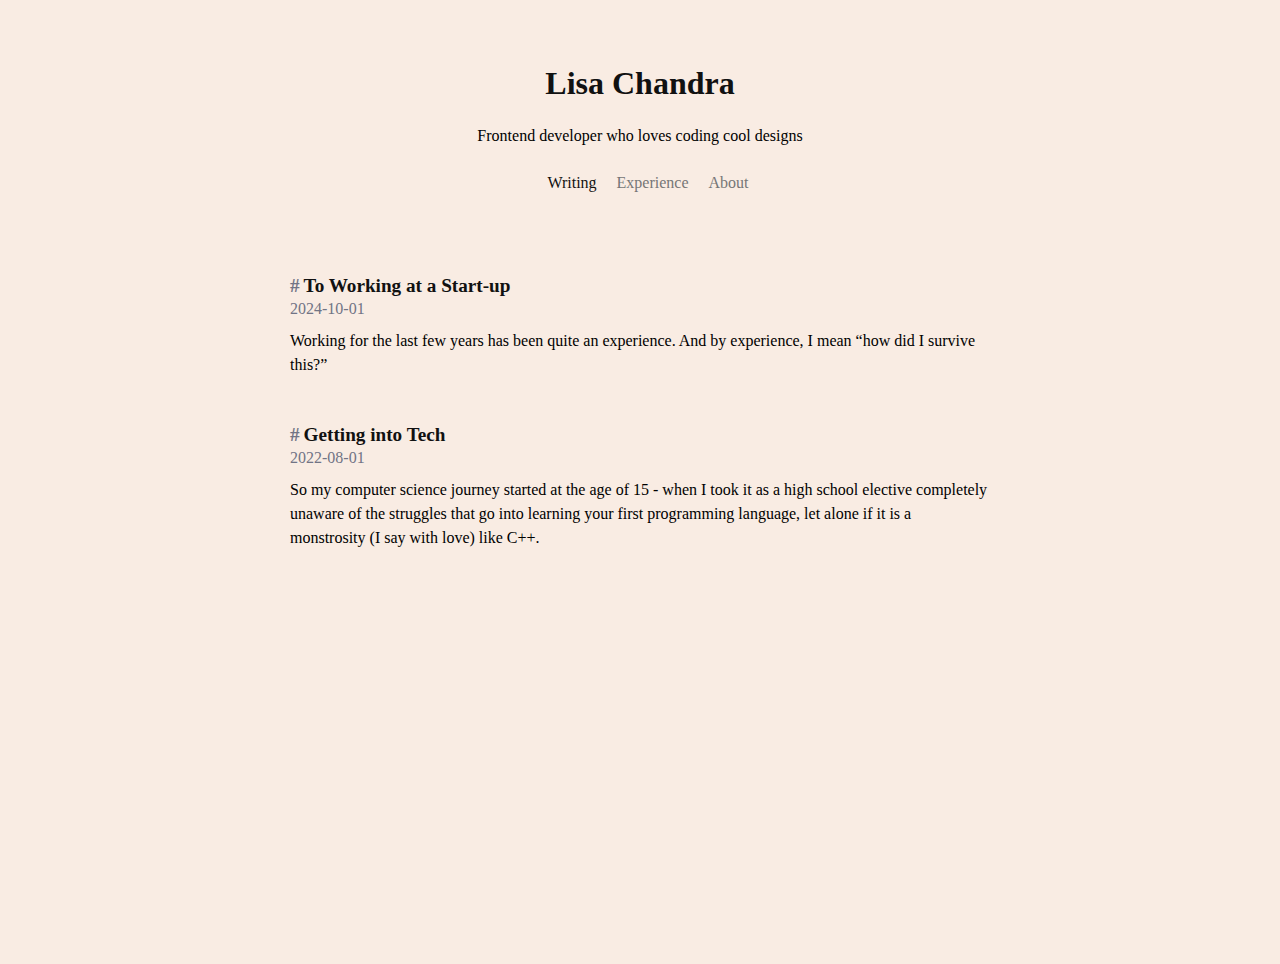
<file: index.html>
<!DOCTYPE html>
<html>
  <head>
    <meta http-equiv="content-type" content="text/html; charset=utf-8" />
    <meta content="width=device-width, initial-scale=1.0, maximum-scale=1.0, user-scalable=0" name="viewport" />
    <title>Lisa Chandra</title>
    
<link rel="stylesheet" href="/css/style.css">

<meta name="generator" content="Hexo 7.3.0"></head>
  <body>
    <main class="container">
    <header class="header">
    <div class="blog-title">
        <h1><a href="/">Lisa Chandra</a></h1>
        <p class="description"><p>Frontend developer who loves coding cool designs</p>
</p>
    </div>
    <nav class="navbar">
        <ul class="menu">
            
            <li class="menu-item">
                
                
                    <a href="/" class="menu-item-link selected">Writing</a>
                
            </li>
            
            <li class="menu-item">
                
                  
                    <a href="/experience" class="menu-item-link">Experience</a>
                
            </li>
            
            <li class="menu-item">
                
                  
                    <a href="/about" class="menu-item-link">About</a>
                
            </li>
            
        </ul>
    </nav>
</header>

    <section class="posts">
      
      <article class="post">
        <div class="post-title">
          <a class="post-title-link" href="/2024/10/01/to%20working%20at%20a%20startup/"
            >To Working at a Start-up</a
          >
        </div>
        <div class="post-meta">
          <span class="post-time">2024-10-01</span>
          <!-- 
           -->
        </div>
        <div class="post-content"><p>Working for the last few years has been quite an experience. And by experience, I mean “how did I survive this?”</p></div>
      </article>
      
      <article class="post">
        <div class="post-title">
          <a class="post-title-link" href="/2022/08/01/getting-into-tech/"
            >Getting into Tech</a
          >
        </div>
        <div class="post-meta">
          <span class="post-time">2022-08-01</span>
          <!-- 
           -->
        </div>
        <div class="post-content"><p>So my computer science journey started at the age of 15 - when I took it as a high school elective completely unaware of the struggles that go into learning your first programming language, let alone if it is a monstrosity (I say with love) like C++. </p></div>
      </article>
      
    </section>
    
    
    <!-- <p class="footer">Made with ♥︎ by Lisa Chandra</p> -->
  </main>
  </body>
</html>
</file>
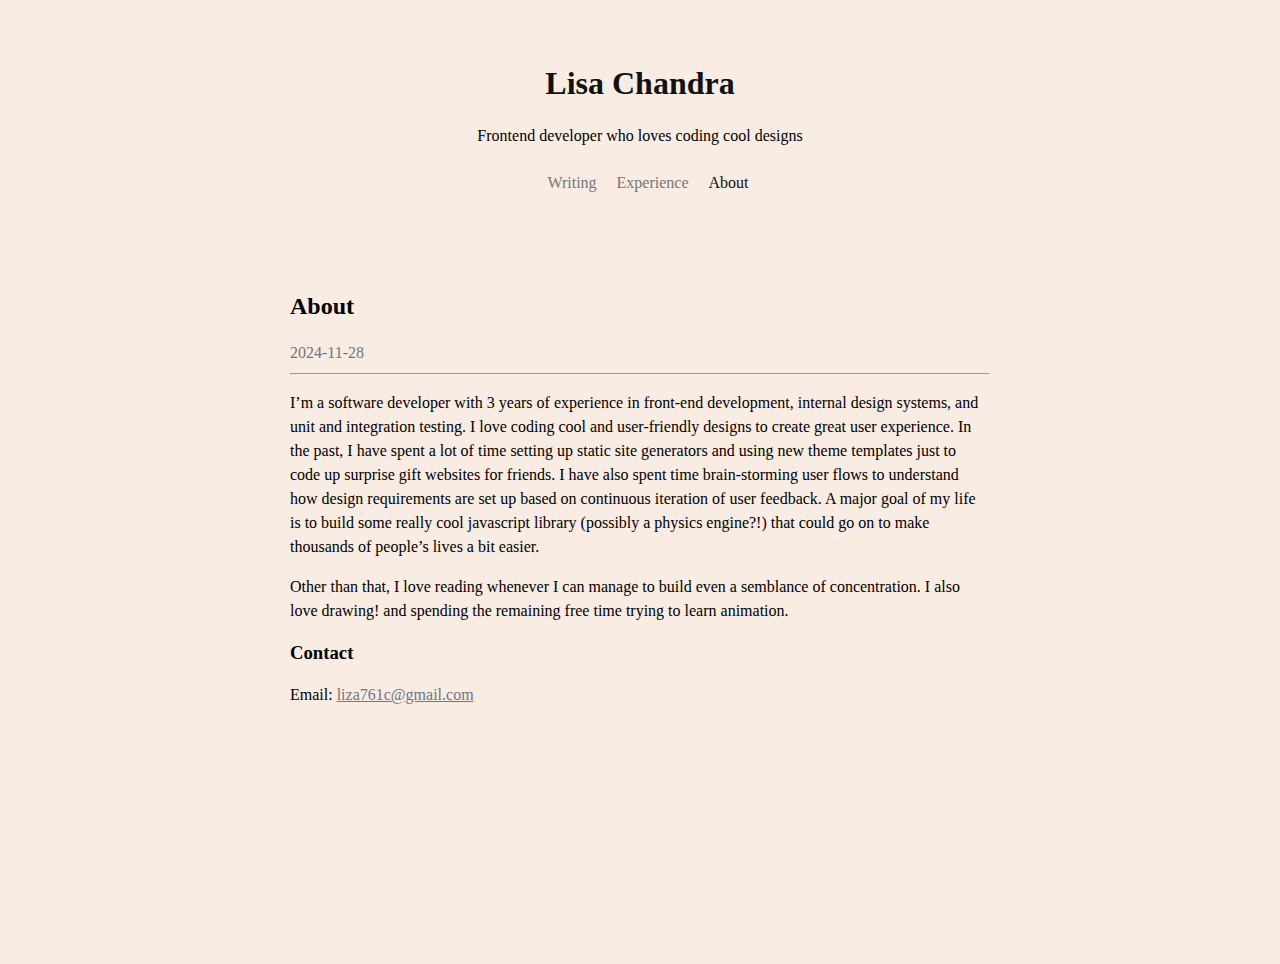
<file: about/index.html>
<!DOCTYPE html>
<html>
  <head>
    <meta http-equiv="content-type" content="text/html; charset=utf-8" />
    <meta content="width=device-width, initial-scale=1.0, maximum-scale=1.0, user-scalable=0" name="viewport" />
    <title>About</title>
    
<link rel="stylesheet" href="/css/style.css">

<meta name="generator" content="Hexo 7.3.0"></head>
  <body>
    <main class="container">
      <header class="header">
    <div class="blog-title">
        <h1><a href="/">Lisa Chandra</a></h1>
        <p class="description"><p>Frontend developer who loves coding cool designs</p>
</p>
    </div>
    <nav class="navbar">
        <ul class="menu">
            
            <li class="menu-item">
                
                  
                    <a href="/" class="menu-item-link">Writing</a>
                
            </li>
            
            <li class="menu-item">
                
                  
                    <a href="/experience" class="menu-item-link">Experience</a>
                
            </li>
            
            <li class="menu-item">
                
                
                    <a href="/about" class="menu-item-link selected">About</a>
                
            </li>
            
        </ul>
    </nav>
</header>

      <article class="post">
          <div class="post-title">
            <h2 class="title">About</h2>
          </div>          
          <div class="post-meta">
            <span class="post-time">2024-11-28</span>
            
            
            <hr>
          </div>
          <div class="post-content"><p>I’m a software developer with 3 years of experience in front-end development, internal design systems, and unit and integration testing. I love coding cool and user-friendly designs to create great user experience. In the past, I have spent a lot of time setting up static site generators and using new theme templates just to code up surprise gift websites for friends. I have also spent time brain-storming user flows to understand how design requirements are set up based on continuous iteration of user feedback. A major goal of my life is to build some really cool javascript library (possibly a physics engine?!) that could go on to make thousands of people’s lives a bit easier.</p>
<p>Other than that, I love reading whenever I can manage to build even a semblance of concentration. I also love drawing! and spending the remaining free time trying to learn animation.</p>
<h3 id="Contact"><a href="#Contact" class="headerlink" title="Contact"></a>Contact</h3><p>Email: <a href="mailto:&#x6c;&#105;&#x7a;&#97;&#x37;&#54;&#x31;&#99;&#x40;&#x67;&#109;&#97;&#105;&#108;&#x2e;&#99;&#x6f;&#x6d;">&#x6c;&#105;&#x7a;&#97;&#x37;&#54;&#x31;&#99;&#x40;&#x67;&#109;&#97;&#105;&#108;&#x2e;&#99;&#x6f;&#x6d;</a></p>
<!-- #f6f3f0, #eedcd0 -->
</div

        </article>
        
        <!-- <p class="footer">Made with ♥︎ by Lisa Chandra</p> -->
      </main>
  </body>
</html>
</file>
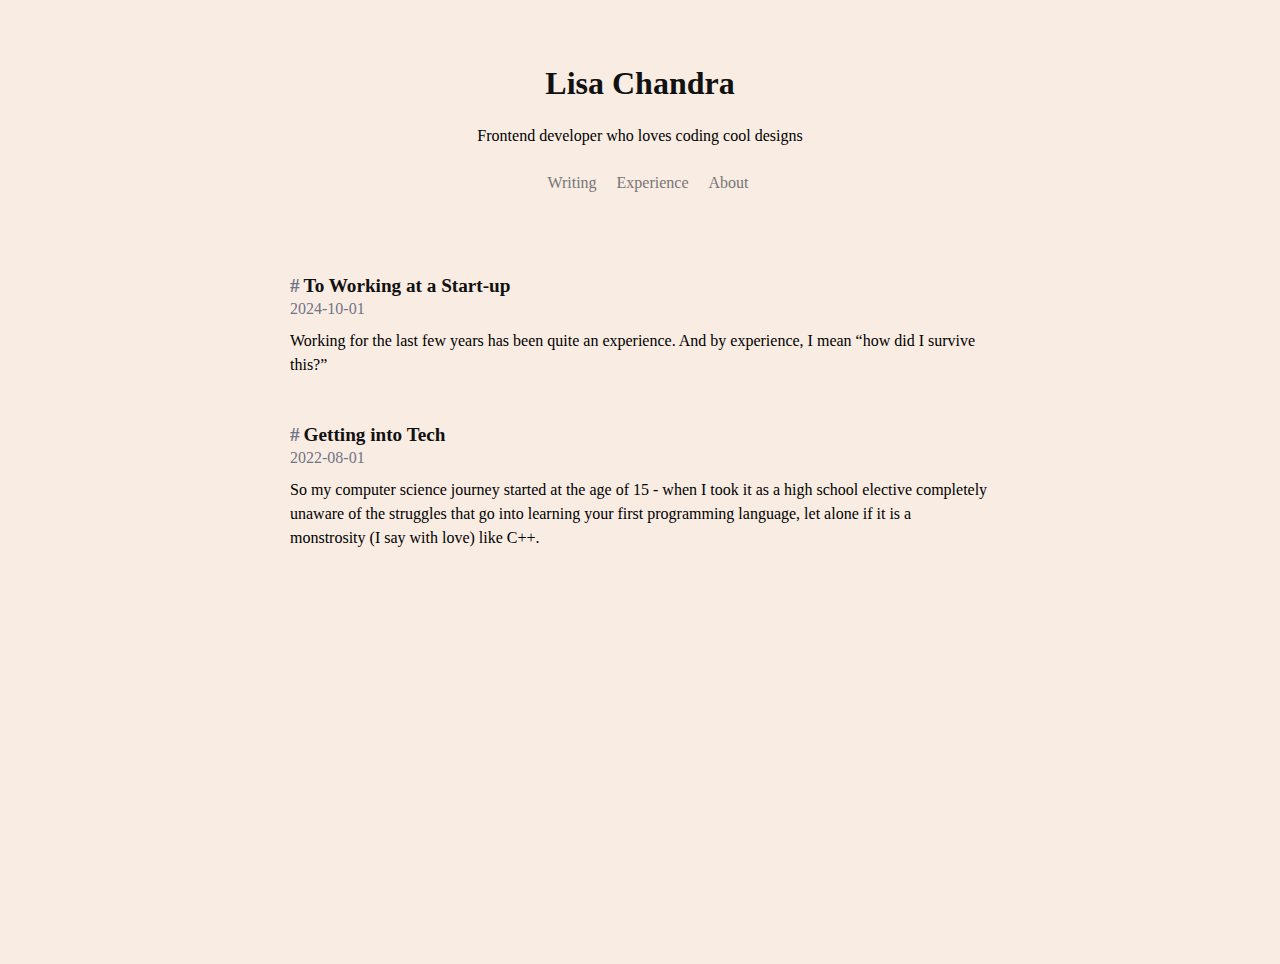
<file: archives/index.html>
<!DOCTYPE html>
<html>
  <head>
    <meta http-equiv="content-type" content="text/html; charset=utf-8" />
    <meta content="width=device-width, initial-scale=1.0, maximum-scale=1.0, user-scalable=0" name="viewport" />
    <title>Lisa Chandra</title>
    
<link rel="stylesheet" href="/css/style.css">

<meta name="generator" content="Hexo 7.3.0"></head>
  <body>
    <main class="container">
    <header class="header">
    <div class="blog-title">
        <h1><a href="/">Lisa Chandra</a></h1>
        <p class="description"><p>Frontend developer who loves coding cool designs</p>
</p>
    </div>
    <nav class="navbar">
        <ul class="menu">
            
            <li class="menu-item">
                
                  
                    <a href="/" class="menu-item-link">Writing</a>
                
            </li>
            
            <li class="menu-item">
                
                  
                    <a href="/experience" class="menu-item-link">Experience</a>
                
            </li>
            
            <li class="menu-item">
                
                  
                    <a href="/about" class="menu-item-link">About</a>
                
            </li>
            
        </ul>
    </nav>
</header>

    <section class="posts">
      
      <article class="post">
        <div class="post-title">
          <a class="post-title-link" href="/2024/10/01/to%20working%20at%20a%20startup/"
            >To Working at a Start-up</a
          >
        </div>
        <div class="post-meta">
          <span class="post-time">2024-10-01</span>
          <!-- 
           -->
        </div>
        <div class="post-content"><p>Working for the last few years has been quite an experience. And by experience, I mean “how did I survive this?”</p></div>
      </article>
      
      <article class="post">
        <div class="post-title">
          <a class="post-title-link" href="/2022/08/01/getting-into-tech/"
            >Getting into Tech</a
          >
        </div>
        <div class="post-meta">
          <span class="post-time">2022-08-01</span>
          <!-- 
           -->
        </div>
        <div class="post-content"><p>So my computer science journey started at the age of 15 - when I took it as a high school elective completely unaware of the struggles that go into learning your first programming language, let alone if it is a monstrosity (I say with love) like C++. </p></div>
      </article>
      
    </section>
    
    
    <!-- <p class="footer">Made with ♥︎ by Lisa Chandra</p> -->
  </main>
  </body>
</html>
</file>
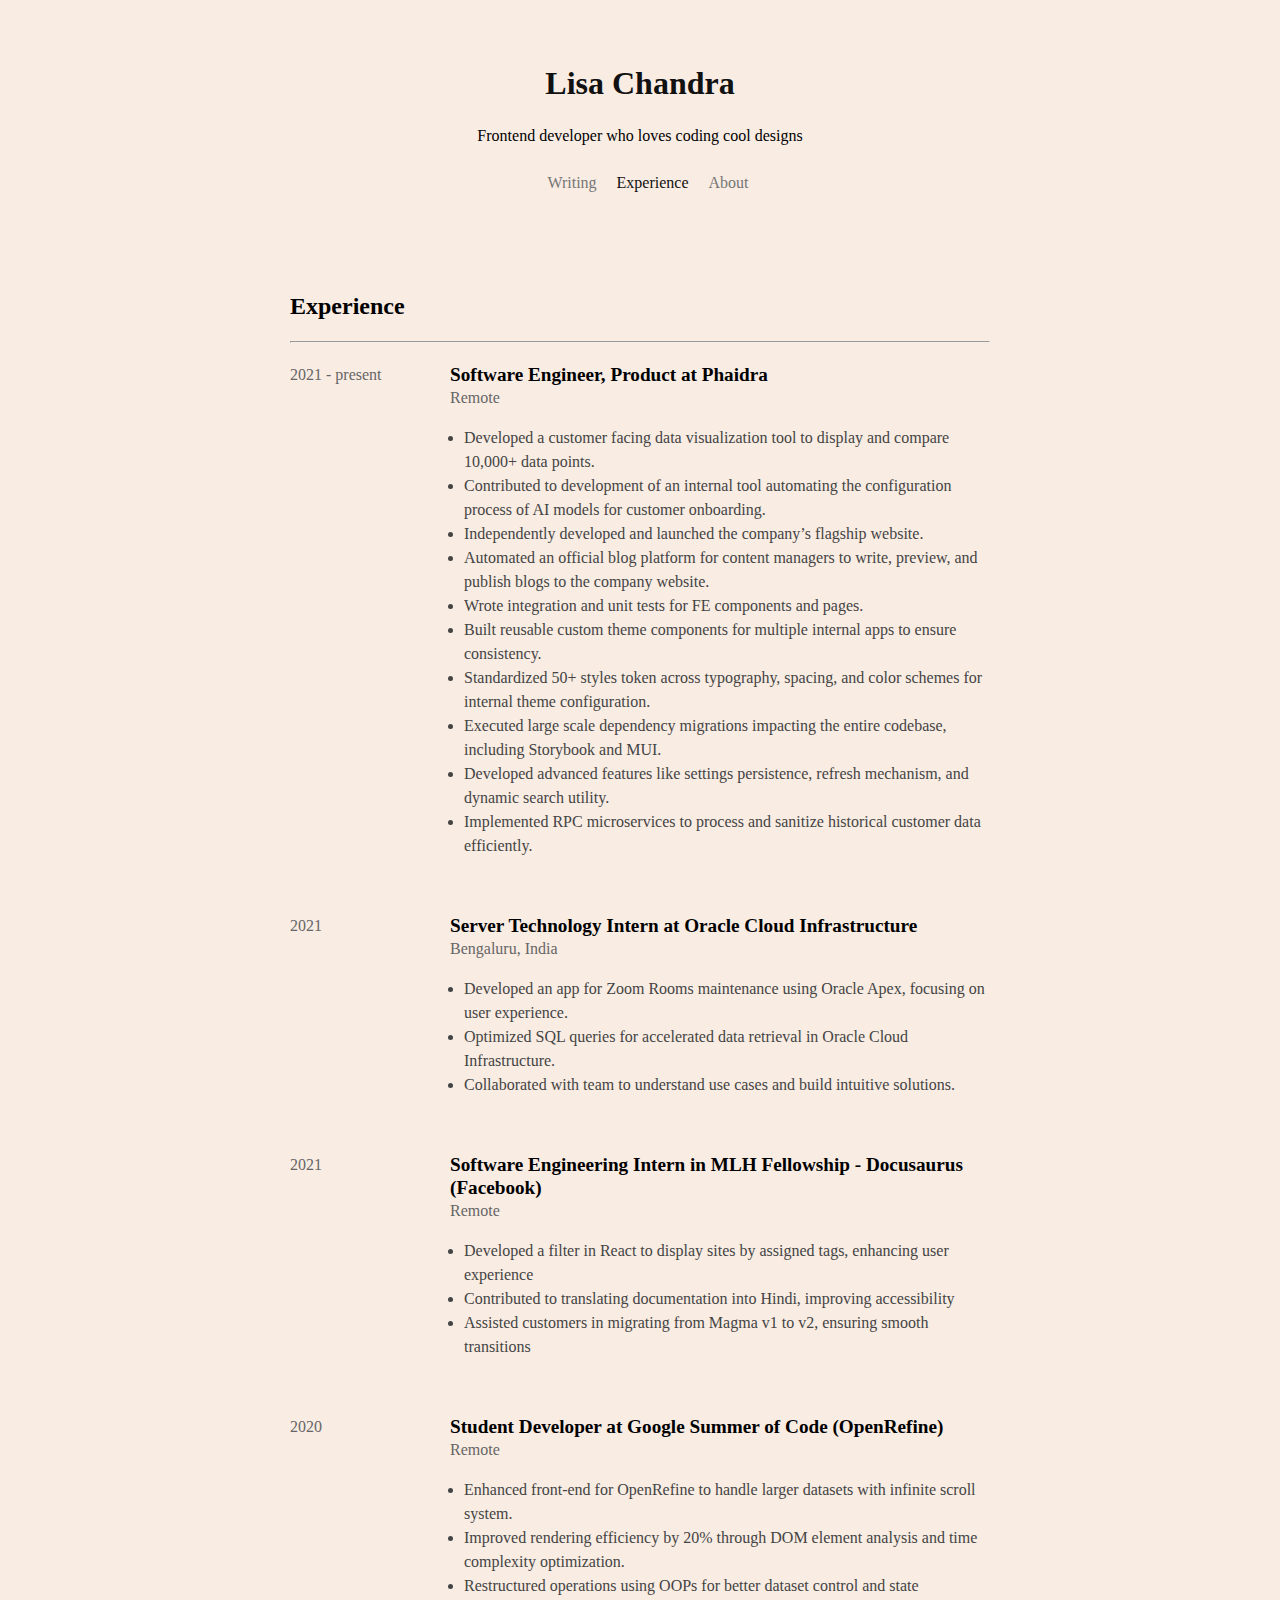
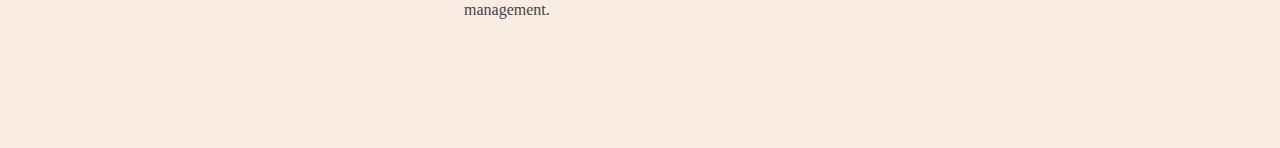
<file: experience/index.html>
<!DOCTYPE html>
<html>
  <head>
    <meta http-equiv="content-type" content="text/html; charset=utf-8" />
    <meta content="width=device-width, initial-scale=1.0, maximum-scale=1.0, user-scalable=0" name="viewport" />
    <title>Experience</title>
    
<link rel="stylesheet" href="/css/style.css">

<meta name="generator" content="Hexo 7.3.0"></head>
  <body>
    <main class="container">
      <header class="header">
    <div class="blog-title">
        <h1><a href="/">Lisa Chandra</a></h1>
        <p class="description"><p>Frontend developer who loves coding cool designs</p>
</p>
    </div>
    <nav class="navbar">
        <ul class="menu">
            
            <li class="menu-item">
                
                  
                    <a href="/" class="menu-item-link">Writing</a>
                
            </li>
            
            <li class="menu-item">
                
                
                    <a href="/experience" class="menu-item-link selected">Experience</a>
                
            </li>
            
            <li class="menu-item">
                
                  
                    <a href="/about" class="menu-item-link">About</a>
                
            </li>
            
        </ul>
    </nav>
</header>

      <article class="post">
          <div class="post-title">
            <h2 class="title">Experience</h2>
          </div>          
          <div class="post-meta">
            <span class="post-time">2024-11-28</span>
            
            
            <hr>
          </div>
          <div class="post-content"><style>

.post-time {
    display: none;
}

hr {
    margin-bottom: 20px;
}

.experience-item {
  display: grid;
  grid-template-columns: 120px 1fr;
  gap: 40px;
  margin-bottom: 40px;
}

.year {
  color: #666;
  font-size: 1em;
}

.details h2 {
  margin: 0;
  font-size: 1.2em;
  font-weight: bold;
}

.location {
  color: #666;
  margin-bottom: 15px;
}

.description {
  color: #444;
  line-height: 1.5;
}

@media (max-width: 768px) {
  .experience-item {
    grid-template-columns: 1fr;
    gap: 4px;
  }
  
  .year {
    font-size: 1em;
    margin-bottom: 5px;
  }
  
  .details h2 {
    font-size: 1.2em;
  }
}
</style>

<div class="experience-item">
  <div class="year">2021 - present</div>
  <div class="details">
    <h2>Software Engineer, Product at Phaidra</h2>
    <div class="location">Remote</div>
    <div class="description">
      <ul style="padding-left: 14px;">
        <li>Developed a customer facing data visualization tool to display and compare 10,000+ data points.</li>
        <li>Contributed to development of an internal tool automating the configuration process of AI models for customer onboarding.</li>
        <li>Independently developed and launched the company’s flagship website.</li>
        <li>Automated an official blog platform for content managers to write, preview, and publish blogs to the company website.</li>
        <li>Wrote integration and unit tests for FE components and pages.</li>
        <li>Built reusable custom theme components for multiple internal apps to ensure consistency.</li>
        <li>Standardized 50+ styles token across typography, spacing, and color schemes for internal theme configuration.</li>
        <li>Executed large scale dependency migrations impacting the entire codebase, including Storybook and MUI.</li>
        <li>Developed advanced features like settings persistence, refresh mechanism, and dynamic search utility.</li>
        <li>Implemented RPC microservices to process and sanitize historical customer data efficiently.</li>
      </ul>
      <!-- Developed data visualization tool in React, built internal configuration platform for AI model setup, launched company website, setup an automated blog platform for content managers, implemented testing scripts, architected reusable theme components across applications, established design system, engineered microservices for data processing. -->
    </div>
  </div>
</div>

<div class="experience-item">
  <div class="year">2021</div>
  <div class="details">
    <h2>Server Technology Intern at Oracle Cloud Infrastructure</h2>
    <div class="location">Bengaluru, India</div>
    <div class="description">
      <ul style="padding-left: 14px;">
        <li>Developed an app for Zoom Rooms maintenance using Oracle Apex, focusing on user experience.</li>
        <li>Optimized SQL queries for accelerated data retrieval in Oracle Cloud Infrastructure.</li>
        <li>Collaborated with team to understand use cases and build intuitive solutions.</li>
      </ul>
      <!-- Built Zoom Room management system for office bookings, optimized SQL queries for faster data retrieval, improved data presentation for end-users. -->
    </div>
  </div>
</div>

<div class="experience-item">
  <div class="year">2021</div>
  <div class="details">
    <h2>Software Engineering Intern in MLH Fellowship - Docusaurus (Facebook)</h2>
    <div class="location">Remote</div>
    <div class="description">
      <ul style="padding-left: 14px;">
        <li>Developed a filter in React to display sites by assigned tags, enhancing user experience</li>
        <li>Contributed to translating documentation into Hindi, improving accessibility</li>
        <li>Assisted customers in migrating from Magma v1 to v2, ensuring smooth transitions</li>
      </ul>
      <!-- Built a tag filtering system with React Hooks, contributed Hindi translations for documentation, supported migration from magma 1 to 2. -->
    </div>
  </div>
</div>

<div class="experience-item">
  <div class="year">2020</div>
  <div class="details">
    <h2>Student Developer at Google Summer of Code (OpenRefine)</h2>
    <div class="location">Remote</div>
    <div class="description">
      <ul style="padding-left: 14px;">
        <li>Enhanced front-end for OpenRefine to handle larger datasets with infinite scroll system.</li>
        <li>Improved rendering efficiency by 20% through DOM element analysis and time complexity optimization.</li>
        <li>Restructured operations using OOPs for better dataset control and state management.</li>
      </ul>
      <!-- Improved front-end performance for large datasets using virtualized infinite scroll, optimized DOM element creation, improved rendering efficiency, implemented performance optimizations. -->
    </div>
  </div>
</div>
</div

        </article>
        
        <!-- <p class="footer">Made with ♥︎ by Lisa Chandra</p> -->
      </main>
  </body>
</html>
</file>
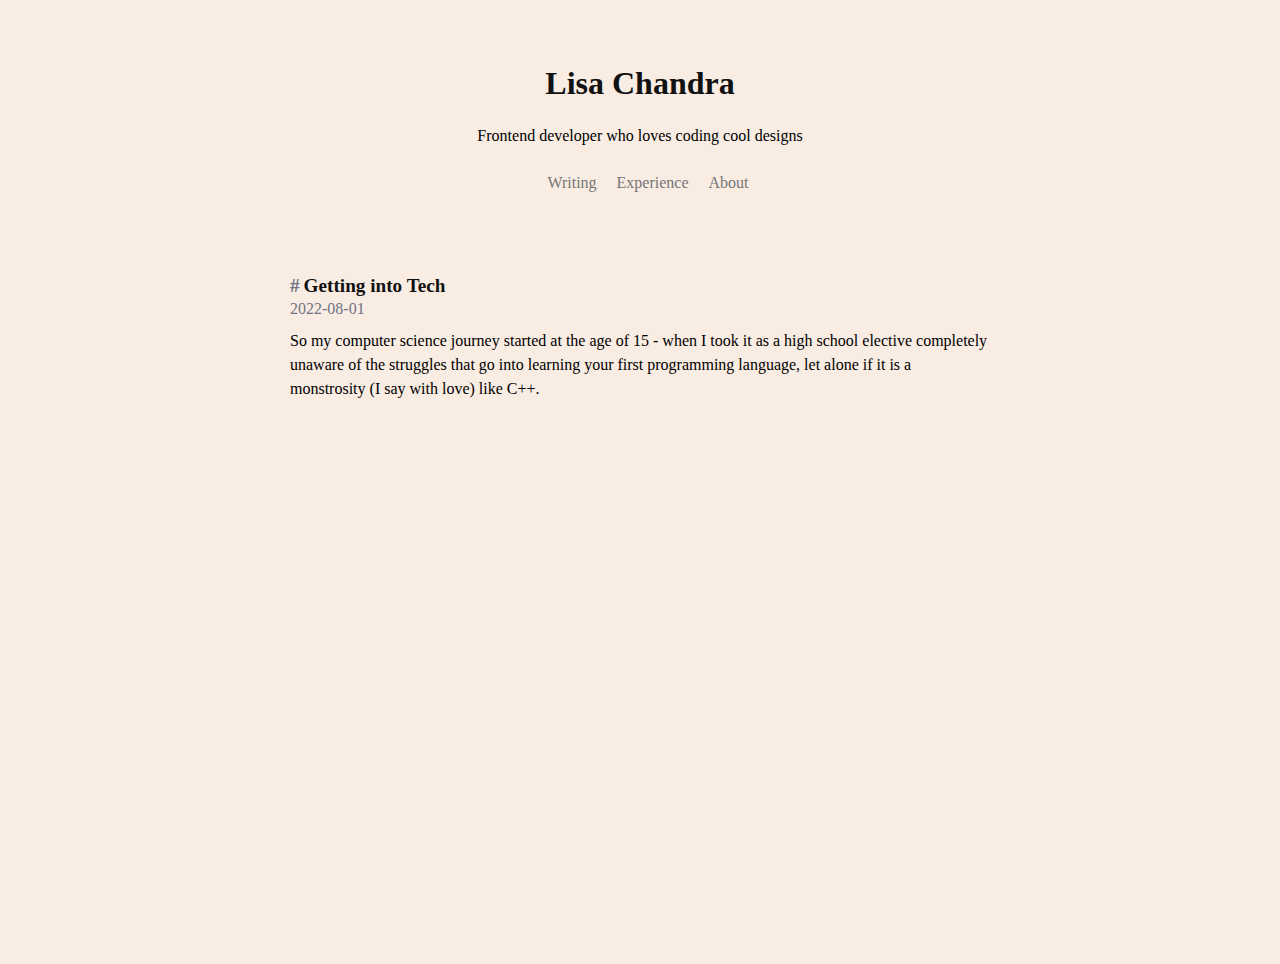
<file: archives/2022/index.html>
<!DOCTYPE html>
<html>
  <head>
    <meta http-equiv="content-type" content="text/html; charset=utf-8" />
    <meta content="width=device-width, initial-scale=1.0, maximum-scale=1.0, user-scalable=0" name="viewport" />
    <title>Lisa Chandra</title>
    
<link rel="stylesheet" href="/css/style.css">

<meta name="generator" content="Hexo 7.3.0"></head>
  <body>
    <main class="container">
    <header class="header">
    <div class="blog-title">
        <h1><a href="/">Lisa Chandra</a></h1>
        <p class="description"><p>Frontend developer who loves coding cool designs</p>
</p>
    </div>
    <nav class="navbar">
        <ul class="menu">
            
            <li class="menu-item">
                
                  
                    <a href="/" class="menu-item-link">Writing</a>
                
            </li>
            
            <li class="menu-item">
                
                  
                    <a href="/experience" class="menu-item-link">Experience</a>
                
            </li>
            
            <li class="menu-item">
                
                  
                    <a href="/about" class="menu-item-link">About</a>
                
            </li>
            
        </ul>
    </nav>
</header>

    <section class="posts">
      
      <article class="post">
        <div class="post-title">
          <a class="post-title-link" href="/2022/08/01/getting-into-tech/"
            >Getting into Tech</a
          >
        </div>
        <div class="post-meta">
          <span class="post-time">2022-08-01</span>
          <!-- 
           -->
        </div>
        <div class="post-content"><p>So my computer science journey started at the age of 15 - when I took it as a high school elective completely unaware of the struggles that go into learning your first programming language, let alone if it is a monstrosity (I say with love) like C++. </p></div>
      </article>
      
    </section>
    
    
    <!-- <p class="footer">Made with ♥︎ by Lisa Chandra</p> -->
  </main>
  </body>
</html>
</file>
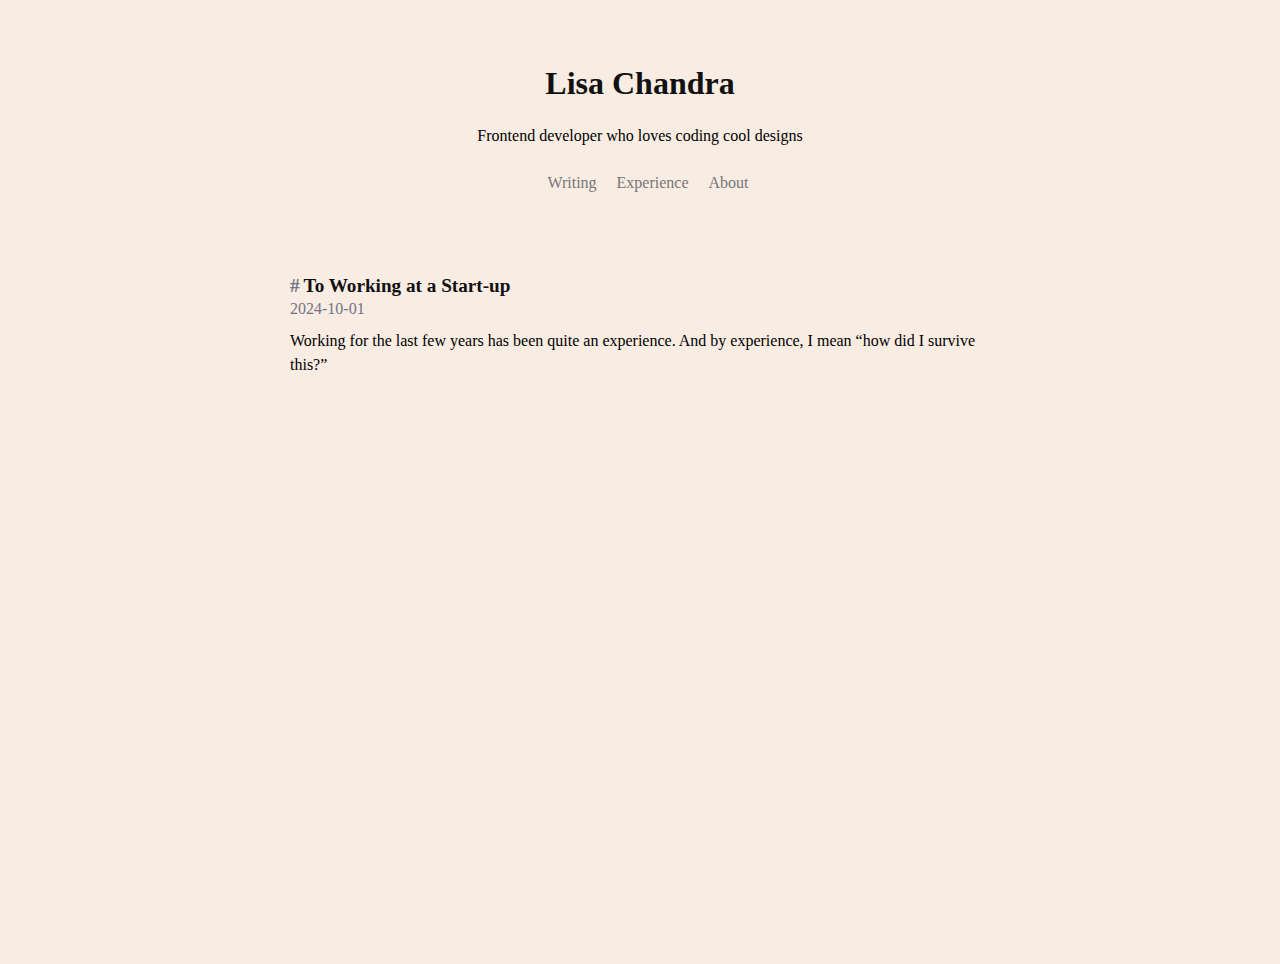
<file: archives/2024/index.html>
<!DOCTYPE html>
<html>
  <head>
    <meta http-equiv="content-type" content="text/html; charset=utf-8" />
    <meta content="width=device-width, initial-scale=1.0, maximum-scale=1.0, user-scalable=0" name="viewport" />
    <title>Lisa Chandra</title>
    
<link rel="stylesheet" href="/css/style.css">

<meta name="generator" content="Hexo 7.3.0"></head>
  <body>
    <main class="container">
    <header class="header">
    <div class="blog-title">
        <h1><a href="/">Lisa Chandra</a></h1>
        <p class="description"><p>Frontend developer who loves coding cool designs</p>
</p>
    </div>
    <nav class="navbar">
        <ul class="menu">
            
            <li class="menu-item">
                
                  
                    <a href="/" class="menu-item-link">Writing</a>
                
            </li>
            
            <li class="menu-item">
                
                  
                    <a href="/experience" class="menu-item-link">Experience</a>
                
            </li>
            
            <li class="menu-item">
                
                  
                    <a href="/about" class="menu-item-link">About</a>
                
            </li>
            
        </ul>
    </nav>
</header>

    <section class="posts">
      
      <article class="post">
        <div class="post-title">
          <a class="post-title-link" href="/2024/10/01/to%20working%20at%20a%20startup/"
            >To Working at a Start-up</a
          >
        </div>
        <div class="post-meta">
          <span class="post-time">2024-10-01</span>
          <!-- 
           -->
        </div>
        <div class="post-content"><p>Working for the last few years has been quite an experience. And by experience, I mean “how did I survive this?”</p></div>
      </article>
      
    </section>
    
    
    <!-- <p class="footer">Made with ♥︎ by Lisa Chandra</p> -->
  </main>
  </body>
</html>
</file>
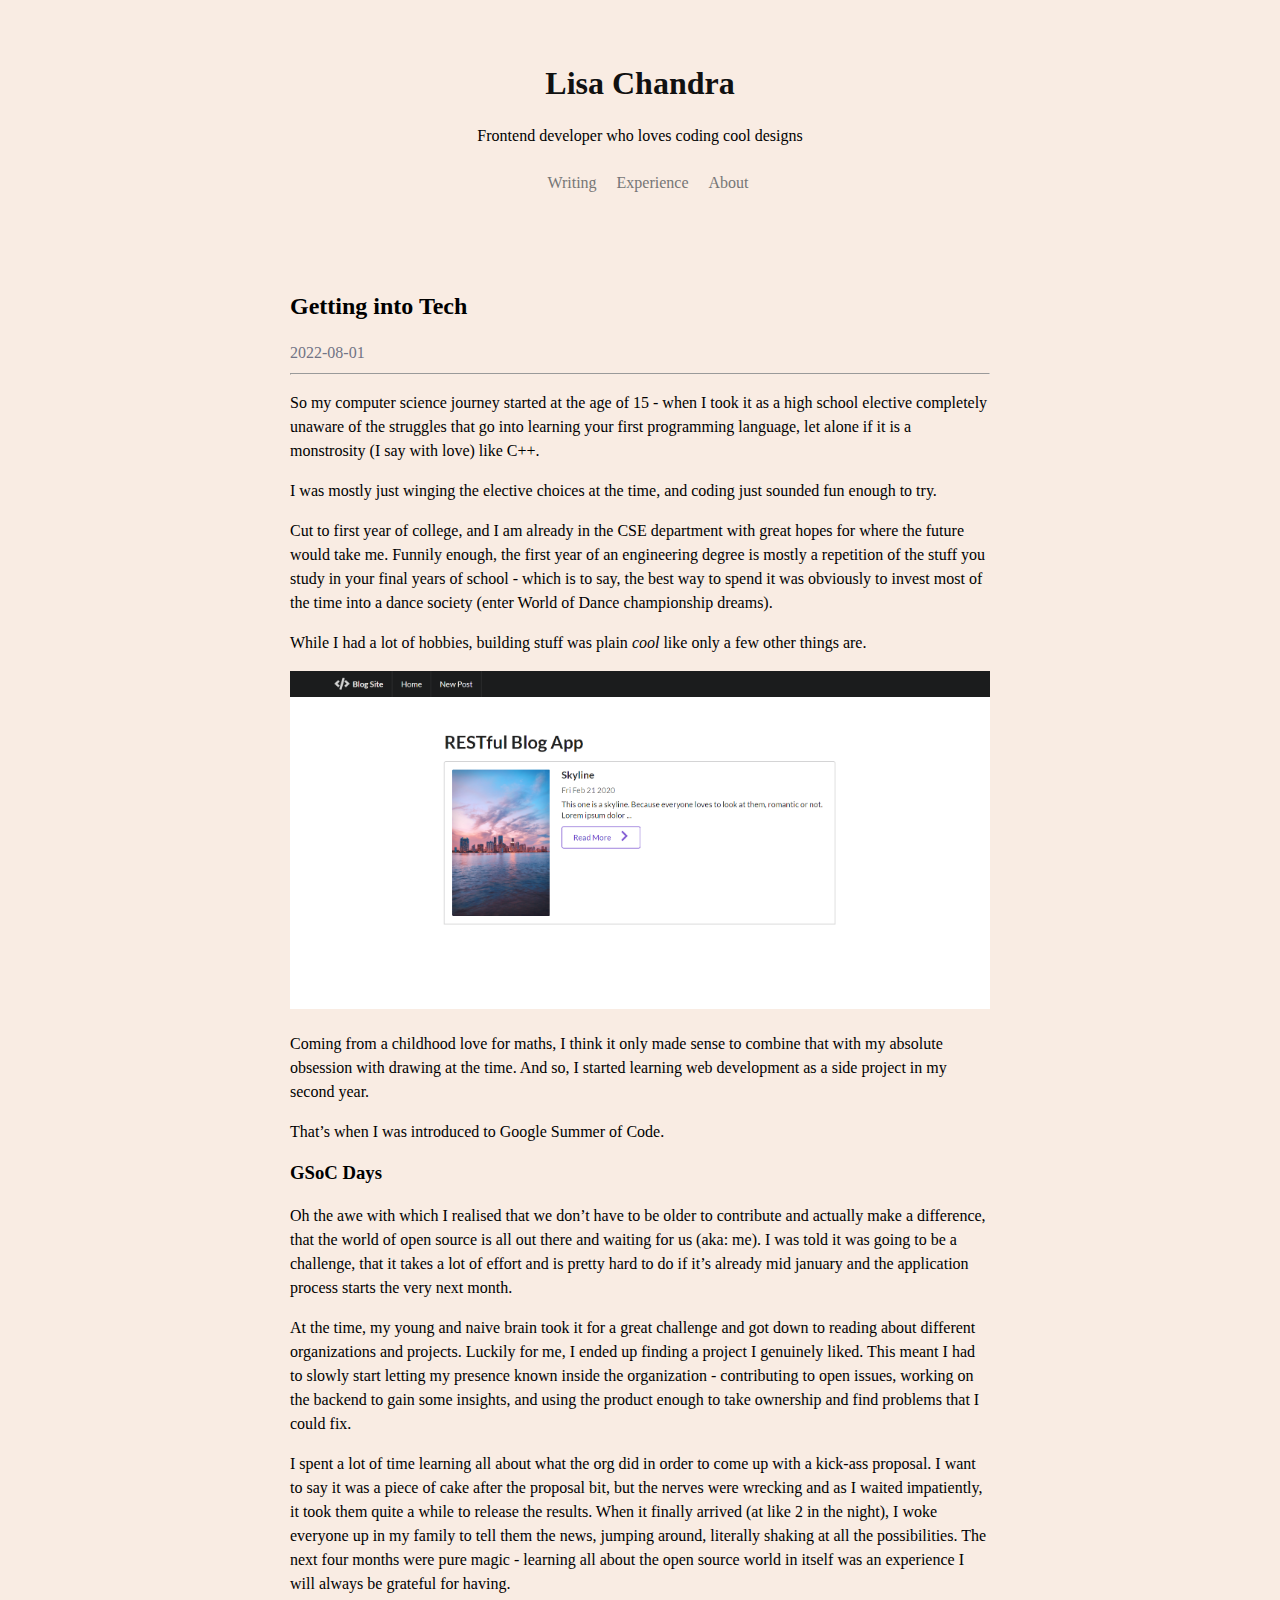
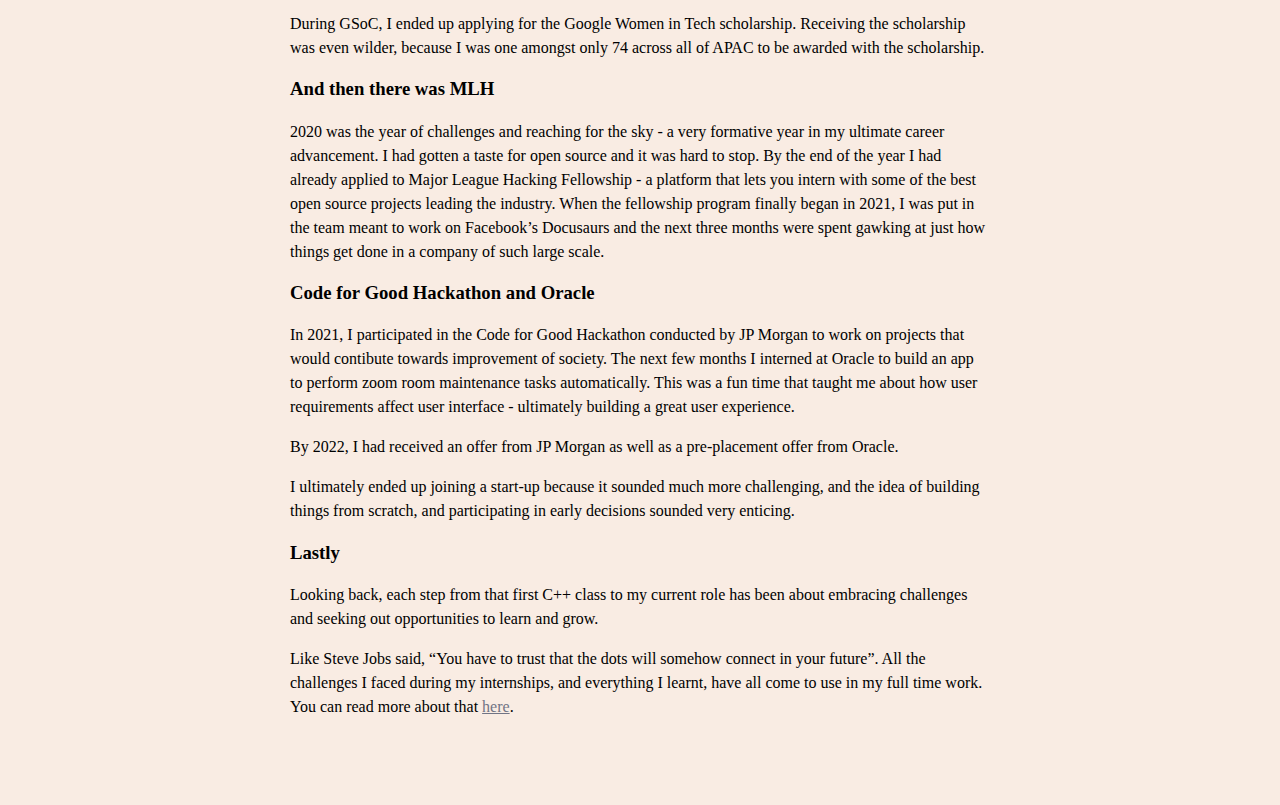
<file: 2022/08/01/getting-into-tech/index.html>
<!DOCTYPE html>
<html>
  <head>
    <meta http-equiv="content-type" content="text/html; charset=utf-8" />
    <meta content="width=device-width, initial-scale=1.0, maximum-scale=1.0, user-scalable=0" name="viewport" />
    <title>Getting into Tech</title>
    
<link rel="stylesheet" href="/css/style.css">

<meta name="generator" content="Hexo 7.3.0"></head>
  <body>
    <main class="container">
      <header class="header">
    <div class="blog-title">
        <h1><a href="/">Lisa Chandra</a></h1>
        <p class="description"><p>Frontend developer who loves coding cool designs</p>
</p>
    </div>
    <nav class="navbar">
        <ul class="menu">
            
            <li class="menu-item">
                
                  
                    <a href="/" class="menu-item-link">Writing</a>
                
            </li>
            
            <li class="menu-item">
                
                  
                    <a href="/experience" class="menu-item-link">Experience</a>
                
            </li>
            
            <li class="menu-item">
                
                  
                    <a href="/about" class="menu-item-link">About</a>
                
            </li>
            
        </ul>
    </nav>
</header>

      <article class="post">
          <div class="post-title">
            <h2 class="title">Getting into Tech</h2>
          </div>          
          <div class="post-meta">
            <span class="post-time">2022-08-01</span>
            
            
            <hr>
          </div>
          <div class="post-content"><p>So my computer science journey started at the age of 15 - when I took it as a high school elective completely unaware of the struggles that go into learning your first programming language, let alone if it is a monstrosity (I say with love) like C++. </p>
<span id="more"></span>

<p>I was mostly just winging the elective choices at the time, and coding just sounded fun enough to try.</p>
<p>Cut to first year of college, and I am already in the CSE department with great hopes for where the future would take me. Funnily enough, the first year of an engineering degree is mostly a repetition of the stuff you study in your final years of school - which is to say, the best way to spend it was obviously to invest most of the time into a dance society (enter World of Dance championship dreams).</p>
<p>While I had a lot of hobbies, building stuff was plain <em>cool</em> like only a few other things are. </p>
<p><img src="/images/blog-app.png" alt="A random screenshot of a practice blog app"></p>
<p>Coming from a childhood love for maths, I think it only made sense to combine that with my absolute obsession with drawing at the time. And so, I started learning web development as a side project in my second year.</p>
<p>That’s when I was introduced to Google Summer of Code.</p>
<h3 id="GSoC-Days"><a href="#GSoC-Days" class="headerlink" title="GSoC Days"></a>GSoC Days</h3><p>Oh the awe with which I realised that we don’t have to be older to contribute and actually make a difference, that the world of open source is all out there and waiting for us (aka: me). I was told it was going to be a challenge, that it takes a lot of effort and is pretty hard to do if it’s already mid january and the application process starts the very next month. </p>
<p>At the time, my young and naive brain took it for a great challenge and got down to reading about different organizations and projects. Luckily for me, I ended up finding a project I genuinely liked. This meant I had to slowly start letting my presence known inside the organization - contributing to open issues, working on the backend to gain some insights, and using the product enough to take ownership and find problems that I could fix. </p>
<p>I spent a lot of time learning all about what the org did in order to come up with a kick-ass proposal. I want to say it was a piece of cake after the proposal bit, but the nerves were wrecking and as I waited impatiently, it took them quite a while to release the results. When it finally arrived (at like 2 in the night), I woke everyone up in my family to tell them the news, jumping around, literally shaking at all the possibilities. The next four months were pure magic - learning all about the open source world in itself was an experience I will always be grateful for having.</p>
<p>During GSoC, I ended up applying for the Google Women in Tech scholarship. Receiving the scholarship was even wilder, because I was one amongst only 74 across all of APAC to be awarded with the scholarship. </p>
<h3 id="And-then-there-was-MLH"><a href="#And-then-there-was-MLH" class="headerlink" title="And then there was MLH"></a>And then there was MLH</h3><p>2020 was the year of challenges and reaching for the sky - a very formative year in my ultimate career advancement. I had gotten a taste for open source and it was hard to stop. By the end of the year I had already applied to Major League Hacking Fellowship - a platform that lets you intern with some of the best open source projects leading the industry. When the fellowship program finally began in 2021, I was put in the team meant to work on Facebook’s Docusaurs and the next three months were spent gawking at just how things get done in a company of such large scale. </p>
<h3 id="Code-for-Good-Hackathon-and-Oracle"><a href="#Code-for-Good-Hackathon-and-Oracle" class="headerlink" title="Code for Good Hackathon and Oracle"></a>Code for Good Hackathon and Oracle</h3><p>In 2021, I participated in the Code for Good Hackathon conducted by JP Morgan to work on projects that would contibute towards improvement of society. The next few months I interned at Oracle to build an app to perform zoom room maintenance tasks automatically. This was a fun time that taught me about how user requirements affect user interface - ultimately building a great user experience.</p>
<p>By 2022, I had received an offer from JP Morgan as well as a pre-placement offer from Oracle. </p>
<p>I ultimately ended up joining a start-up because it sounded much more challenging, and the idea of building things from scratch, and participating in early decisions sounded very enticing.</p>
<h3 id="Lastly"><a href="#Lastly" class="headerlink" title="Lastly"></a>Lastly</h3><p>Looking back, each step from that first C++ class to my current role has been about embracing challenges and seeking out opportunities to learn and grow.</p>
<p>Like Steve Jobs said, “You have to trust that the dots will somehow connect in your future”. All the challenges I faced during my internships, and everything I learnt, have all come to use in my full time work. You can read more about that <a href="/2024/10/01/to%20working%20at%20a%20startup/">here</a>.</p>
</div

        </article>
        
        <!-- <p class="footer">Made with ♥︎ by Lisa Chandra</p> -->
      </main>
  </body>
</html>
</file>
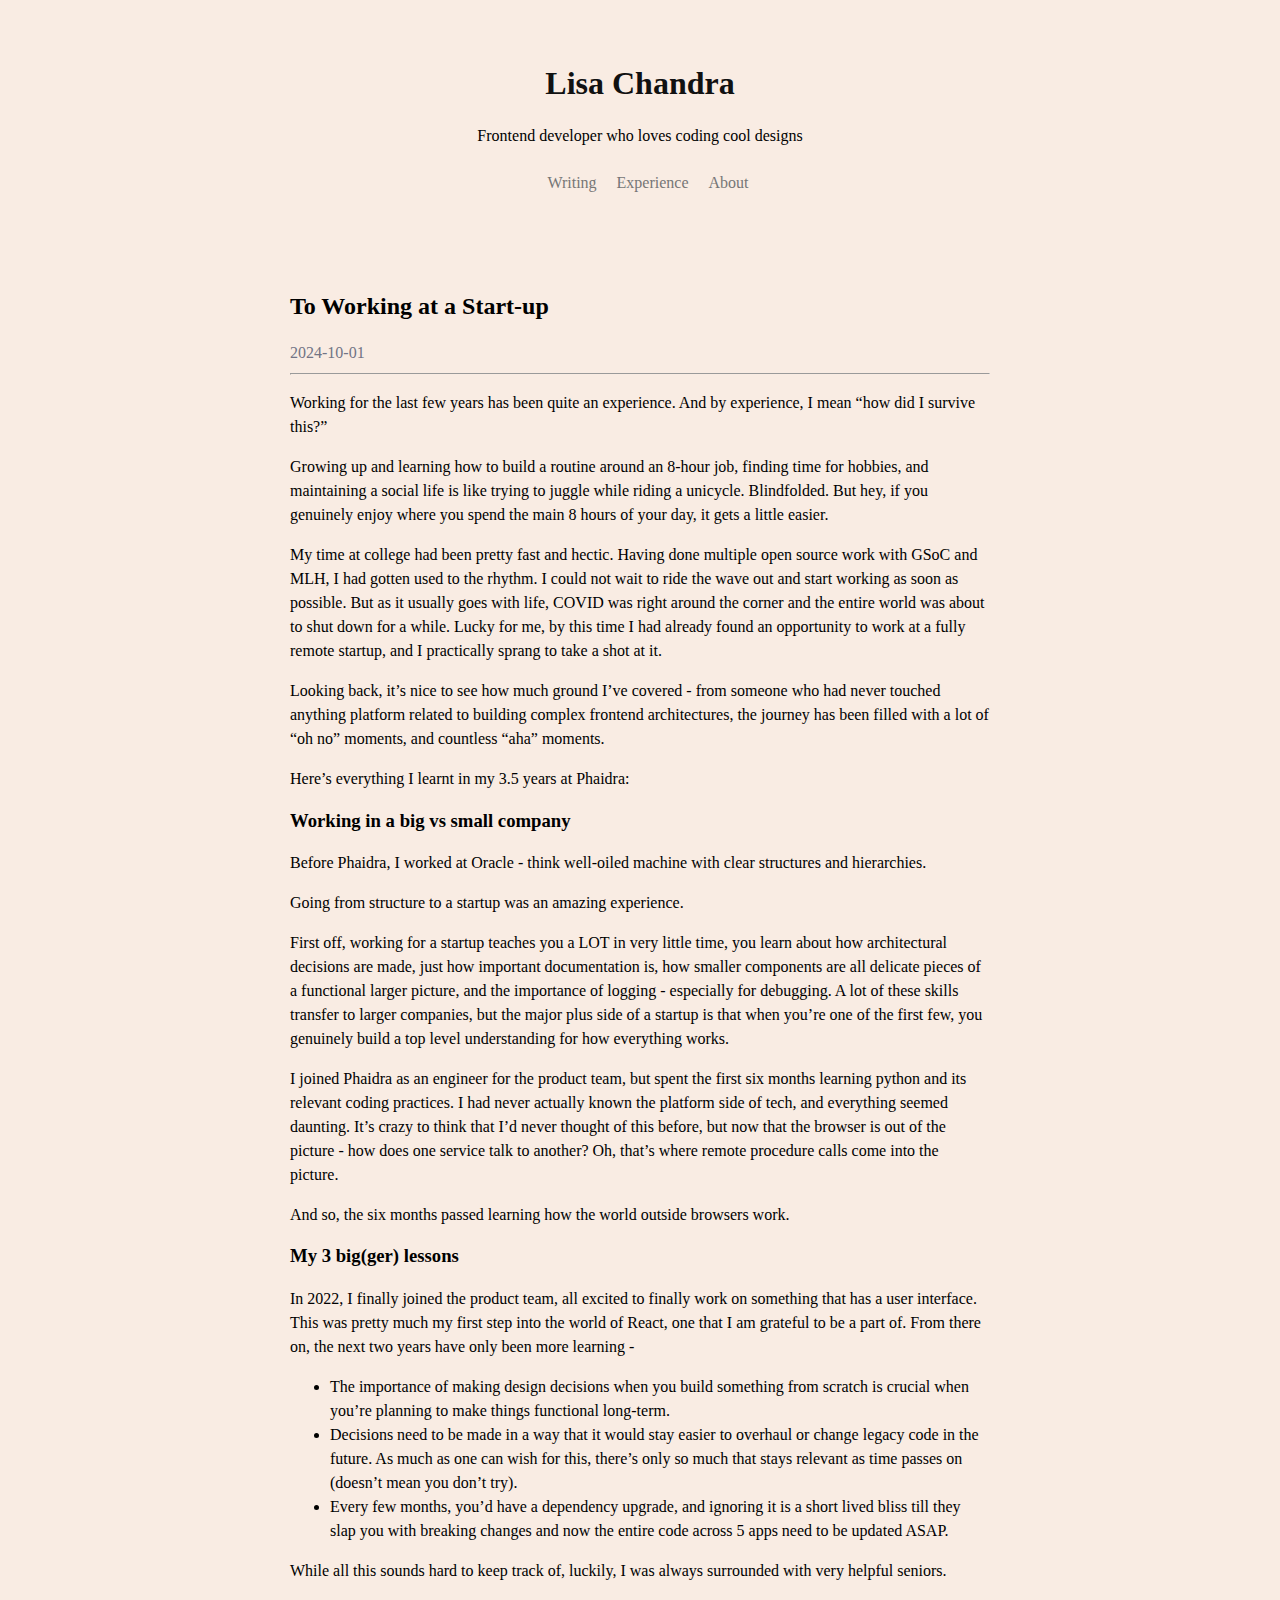
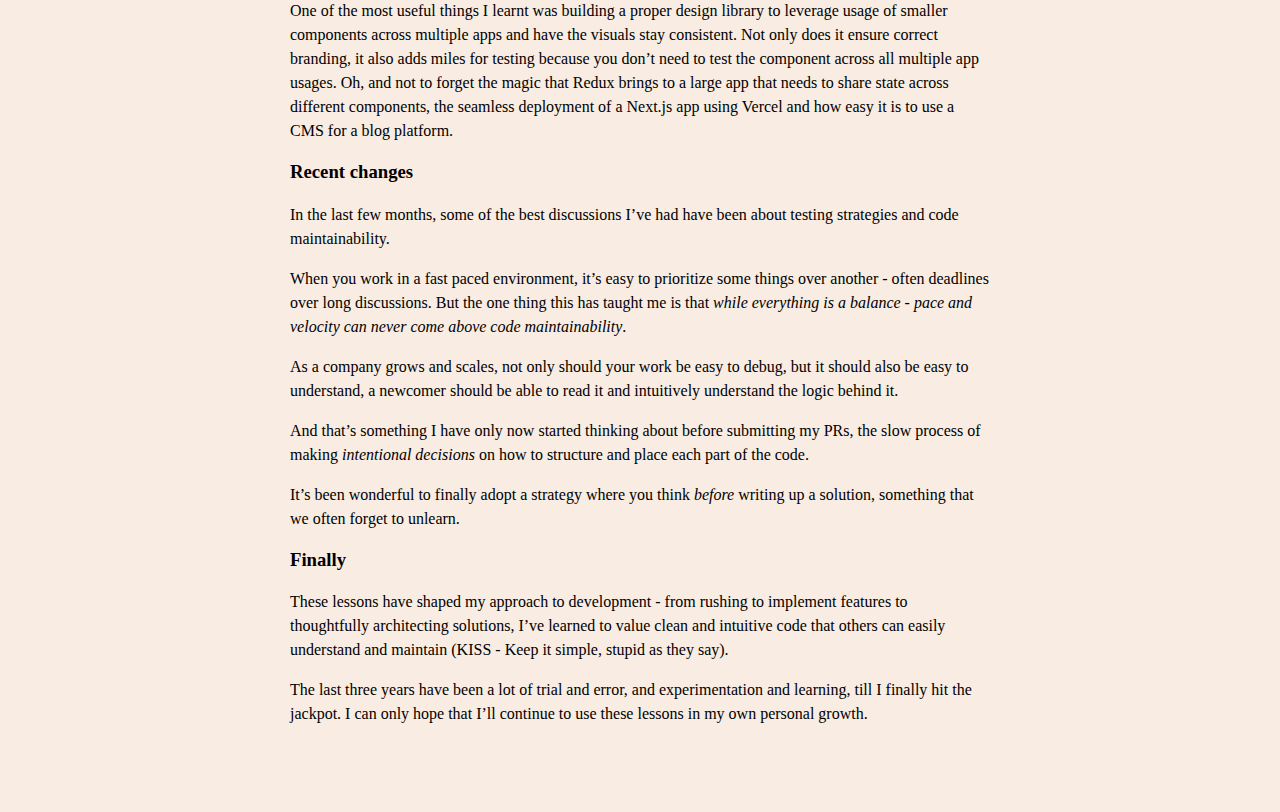
<file: 2024/10/01/to working at a startup/index.html>
<!DOCTYPE html>
<html>
  <head>
    <meta http-equiv="content-type" content="text/html; charset=utf-8" />
    <meta content="width=device-width, initial-scale=1.0, maximum-scale=1.0, user-scalable=0" name="viewport" />
    <title>To Working at a Start-up</title>
    
<link rel="stylesheet" href="/css/style.css">

<meta name="generator" content="Hexo 7.3.0"></head>
  <body>
    <main class="container">
      <header class="header">
    <div class="blog-title">
        <h1><a href="/">Lisa Chandra</a></h1>
        <p class="description"><p>Frontend developer who loves coding cool designs</p>
</p>
    </div>
    <nav class="navbar">
        <ul class="menu">
            
            <li class="menu-item">
                
                  
                    <a href="/" class="menu-item-link">Writing</a>
                
            </li>
            
            <li class="menu-item">
                
                  
                    <a href="/experience" class="menu-item-link">Experience</a>
                
            </li>
            
            <li class="menu-item">
                
                  
                    <a href="/about" class="menu-item-link">About</a>
                
            </li>
            
        </ul>
    </nav>
</header>

      <article class="post">
          <div class="post-title">
            <h2 class="title">To Working at a Start-up</h2>
          </div>          
          <div class="post-meta">
            <span class="post-time">2024-10-01</span>
            
            
            <hr>
          </div>
          <div class="post-content"><p>Working for the last few years has been quite an experience. And by experience, I mean “how did I survive this?”</p>
<span id="more"></span>

<p>Growing up and learning how to build a routine around an 8-hour job, finding time for hobbies, and maintaining a social life is like trying to juggle while riding a unicycle. Blindfolded. But hey, if you genuinely enjoy where you spend the main 8 hours of your day, it gets a little easier.</p>
<p>My time at college had been pretty fast and hectic. Having done multiple open source work with GSoC and MLH, I had gotten used to the rhythm. I could not wait to ride the wave out and start working as soon as possible. But as it usually goes with life, COVID was right around the corner and the entire world was about to shut down for a while. Lucky for me, by this time I had already found an opportunity to work at a fully remote startup, and I practically sprang to take a shot at it.</p>
<p>Looking back, it’s nice to see how much ground I’ve covered - from someone who had never touched anything platform related to building complex frontend architectures, the journey has been filled with a lot of “oh no” moments, and countless “aha” moments.</p>
<p>Here’s everything I learnt in my 3.5 years at Phaidra:</p>
<h3 id="Working-in-a-big-vs-small-company"><a href="#Working-in-a-big-vs-small-company" class="headerlink" title="Working in a big vs small company"></a>Working in a big vs small company</h3><p>Before Phaidra, I worked at Oracle - think well-oiled machine with clear structures and hierarchies.</p>
<p>Going from structure to a startup was an amazing experience.</p>
<p>First off, working for a startup teaches you a LOT in very little time, you learn about how architectural decisions are made, just how important documentation is, how smaller components are all delicate pieces of a functional larger picture, and the importance of logging - especially for debugging. A lot of these skills transfer to larger companies, but the major plus side of a startup is that when you’re one of the first few, you genuinely build a top level understanding for how everything works.</p>
<p>I joined Phaidra as an engineer for the product team, but spent the first six months learning python and its relevant coding practices. I had never actually known the platform side of tech, and everything seemed daunting. It’s crazy to think that I’d never thought of this before, but now that the browser is out of the picture - how does one service talk to another? Oh, that’s where remote procedure calls come into the picture.</p>
<p>And so, the six months passed learning how the world outside browsers work.</p>
<h3 id="My-3-big-ger-lessons"><a href="#My-3-big-ger-lessons" class="headerlink" title="My 3 big(ger) lessons"></a>My 3 big(ger) lessons</h3><p>In 2022, I finally joined the product team, all excited to finally work on something that has a user interface. This was pretty much my first step into the world of React, one that I am grateful to be a part of. From there on, the next two years have only been more learning - </p>
<ul>
<li>The importance of making design decisions when you build something from scratch is crucial when you’re planning to make things functional long-term. </li>
<li>Decisions need to be made in a way that it would stay easier to overhaul or change legacy code in the future. As much as one can wish for this, there’s only so much that stays relevant as time passes on (doesn’t mean you don’t try). </li>
<li>Every few months, you’d have a dependency upgrade, and ignoring it is a short lived bliss till they slap you with breaking changes and now the entire code across 5 apps need to be updated ASAP.</li>
</ul>
<p>While all this sounds hard to keep track of, luckily, I was always surrounded with very helpful seniors.</p>
<p>One of the most useful things I learnt was building a proper design library to leverage usage of smaller components across multiple apps and have the visuals stay consistent. Not only does it ensure correct branding, it also adds miles for testing because you don’t need to test the component across all multiple app usages. Oh, and not to forget the magic that Redux brings to a large app that needs to share state across different components, the seamless deployment of a Next.js app using Vercel and how easy it is to use a CMS for a blog platform. </p>
<h3 id="Recent-changes"><a href="#Recent-changes" class="headerlink" title="Recent changes"></a>Recent changes</h3><p>In the last few months, some of the best discussions I’ve had have been about testing strategies and code maintainability. </p>
<p>When you work in a fast paced environment, it’s easy to prioritize some things over another - often deadlines over long discussions. But the one thing this has taught me is that <em>while everything is a balance - pace and velocity can never come above code maintainability</em>. </p>
<p>As a company grows and scales, not only should your work be easy to debug, but it should also be easy to understand, a newcomer should be able to read it and intuitively understand the logic behind it. </p>
<p>And that’s something I have only now started thinking about before submitting my PRs, the slow process of making <em>intentional decisions</em> on how to structure and place each part of the code. </p>
<p>It’s been wonderful to finally adopt a strategy where you think <em>before</em> writing up a solution, something that we often forget to unlearn.</p>
<h3 id="Finally"><a href="#Finally" class="headerlink" title="Finally"></a>Finally</h3><p>These lessons have shaped my approach to development - from rushing to implement features to thoughtfully architecting solutions, I’ve learned to value clean and intuitive code that others can easily understand and maintain (KISS - Keep it simple, stupid as they say). </p>
<p>The last three years have been a lot of trial and error, and experimentation and learning, till I finally hit the jackpot. I can only hope that I’ll continue to use these lessons in my own personal growth.</p>
</div

        </article>
        
        <!-- <p class="footer">Made with ♥︎ by Lisa Chandra</p> -->
      </main>
  </body>
</html>
</file>
<file: css/style.css>
:root {
  --waline-font-size: 16px;
  --waline-white: #fff;
  --waline-light-grey: #999;
  --waline-dark-grey: #666;
  --waline-theme-color: #27ae60;
  --waline-active-color: #2ecc71;
  --waline-text-color: #444;
  --waline-bgcolor: #fff;
  --waline-bgcolor-light: #f8f8f8;
  --waline-bgcolor-hover: #f0f0f0;
  --waline-border-color: #ddd;
  --waline-disable-bgcolor: #f8f8f8;
  --waline-disable-color: #000;
  --waline-code-bgcolor: #282c34;
  --waline-bq-color: #f0f0f0;
  --waline-avatar-size: 3.25rem;
  --waline-mobile-avatar-size: calc(var(--waline-avatar-size) * 9 / 13);
  --waline-badge-color: #3498db;
  --waline-badge-font-size: 0.775em;
  --waline-info-bgcolor: #f8f8f8;
  --waline-info-color: #999;
  --waline-info-font-size: 0.625em;
  --waline-border: 1px solid var(--waline-border-color);
  --waline-avatar-radius: 50%;
  --waline-box-shadow: none;
}
body {
  font-family: Georgia, 'Times New Roman', Times, serif !important;
  font-size: 120%;
  margin: 0;
  padding: 0;
  font-size: 100%;
  line-height: 1.5;
  min-height: 100vh;
  background-color: #f9ece3;
}
hr {
  border-bottom-color: transparent;
}
a {
  text-decoration: underline;
  color: #717485;
}
a:hover {
  text-decoration: underline;
  transition: 1s;
  color: #111;
}
body p {
  -webkit-font-smoothing: antialiased;
}
body h1,
body h2,
body h3 {
  line-height: 1.2;
}
p {
  display: block;
  margin-block-start: 1em;
  margin-block-end: 1em;
  margin-inline-start: 0px;
  margin-inline-end: 0px;
}
.container {
  max-width: 50em;
  margin: 4em auto;
}
img,
article,
figure,
pre,
video,
iframe {
  max-width: 50em;
}
img {
  width: 100%;
}
.footer {
  text-align: center;
  color: #bababa;
}
.container .highlight {
  overflow-x: auto;
  overflow-y: hidden;
  background-color: var(--body-bg);
  border-radius: 15px;
  max-width: calc(800px - 16px * 2);
}
figure {
  display: block;
  margin-block-start: 1em;
  margin-block-end: 1em;
  margin-inline-start: 40px;
  margin-inline-end: 40px;
}
.page-nav {
  text-align: center;
}
.page-nav>a {
  margin-right: 0.5em;
  margin-left: 0.5em;
}
.giscus {
  text-align: center;
  padding: 0 50px;
  max-width: calc(50em - 2 * 50px) !important;
  font-family: Georgia, 'Times New Roman', Times, serif !important;
}
.header {
  display: block;
  text-align: center;
  text-align: center;
  max-width: 50em;
  margin: 3em auto 4em;
  padding: 0 30px;
}
.header a {
  text-decoration: none;
  color: #111;
}
.header a:hover {
  text-decoration: none;
  color: #111;
}
.header .description {
  color: #717485;
  font-size: 1.1em;
  margin-top: 0.2em;
  line-height: 1.5;
}
.header .navbar {
  line-height: 2.4em;
  display: block;
  margin: 1em 0;
}
.header .menu {
  margin: 0;
  padding: 0;
}
.header .menu .first-child {
  margin: 0;
  color: #111 !important;
}
.header .menu .menu-item {
  display: inline;
  line-height: 2.4em;
}
.header .menu .menu-item-link {
  color: #767676;
  margin: 0 0 0 1em;
  text-decoration: none;
}
.header .menu .menu-item-link:hover {
  color: #111;
}
.header .menu .menu-item-link.selected {
  color: #111;
}
.post {
  margin: 1em auto;
  padding: 6px 50px;
}
@media (max-width: 768px) {
  .post {
    padding: 6px 30px;
  }
}
.posts .post:first-child {
  margin-top: 0;
}
.posts .post-meta {
  margin-top: 4px;
  line-height: 0.5;
!important
}
!important
.posts .post-title {
  font-size: 2em;
  font-weight: bold;
}
.posts .post-title::before {
  content: '#';
  color: #717485;
  font-size: 1.2em;
  font-weight: bold;
}
.posts .post-title:hover::before {
  color: #111;
}
.posts .post-title .post-title-link {
  color: #111;
  text-decoration: none;
  font-size: 1.2em;
  font-weight: bold;
}
.posts .post-content a {
  color: #111;
  text-decoration: underline;
  text-weight: bold;
}
.post-time {
  color: #717485;
}
blockquote {
  border-left: 4px solid #ddd;
  color: var(--blockquote-color);
  margin: 0;
  padding: 0 15px;
  display: block;
  margin-block-start: 1em;
  margin-block-end: 1em;
  margin-inline-start: 40px;
  margin-inline-end: 40px;
}
code {
  background: #eee;
  border-radius: 3px;
  color: #555;
  padding: 2px 4px;
  overflow-wrap: break-word;
  word-wrap: break-word;
}
.gutter {
  color: var(--grey);
  user-select: none;
}
.highlight .name {
  color: #22863a;
}
.highlight .attr,
.highlight .meta,
.highlight .meta-keyword,
.highlight .attribute,
.highlight .number,
.highlight .selector-class {
  color: #005cc5;
}
.highlight .string {
  color: #032f62;
}
.highlight .symbol {
  color: #005cc5;
}
.highlight .selector-tag {
  color: #22863a;
}
.highlight .built_in {
  color: #6f42c1;
}
.highlight .keyword {
  color: #d73a49;
}
@media (prefers-color-scheme: dark) {
  .highlight .name {
    color: #7ee787;
  }
  .highlight .attr,
  .highlight .meta,
  .highlight .meta-keyword,
  .highlight .attribute,
  .highlight .number,
  .highlight .selector-class {
    color: #79c0ff;
  }
  .highlight .string {
    color: #a5d6ff;
  }
  .highlight .symbol {
    color: #79b8ff;
  }
  .highlight .selector-tag {
    color: #7ee787;
  }
  .highlight .built_in {
    color: #d2a8ff;
  }
  .highlight .keyword {
    color: #ff7b72;
  }
}
</file>
